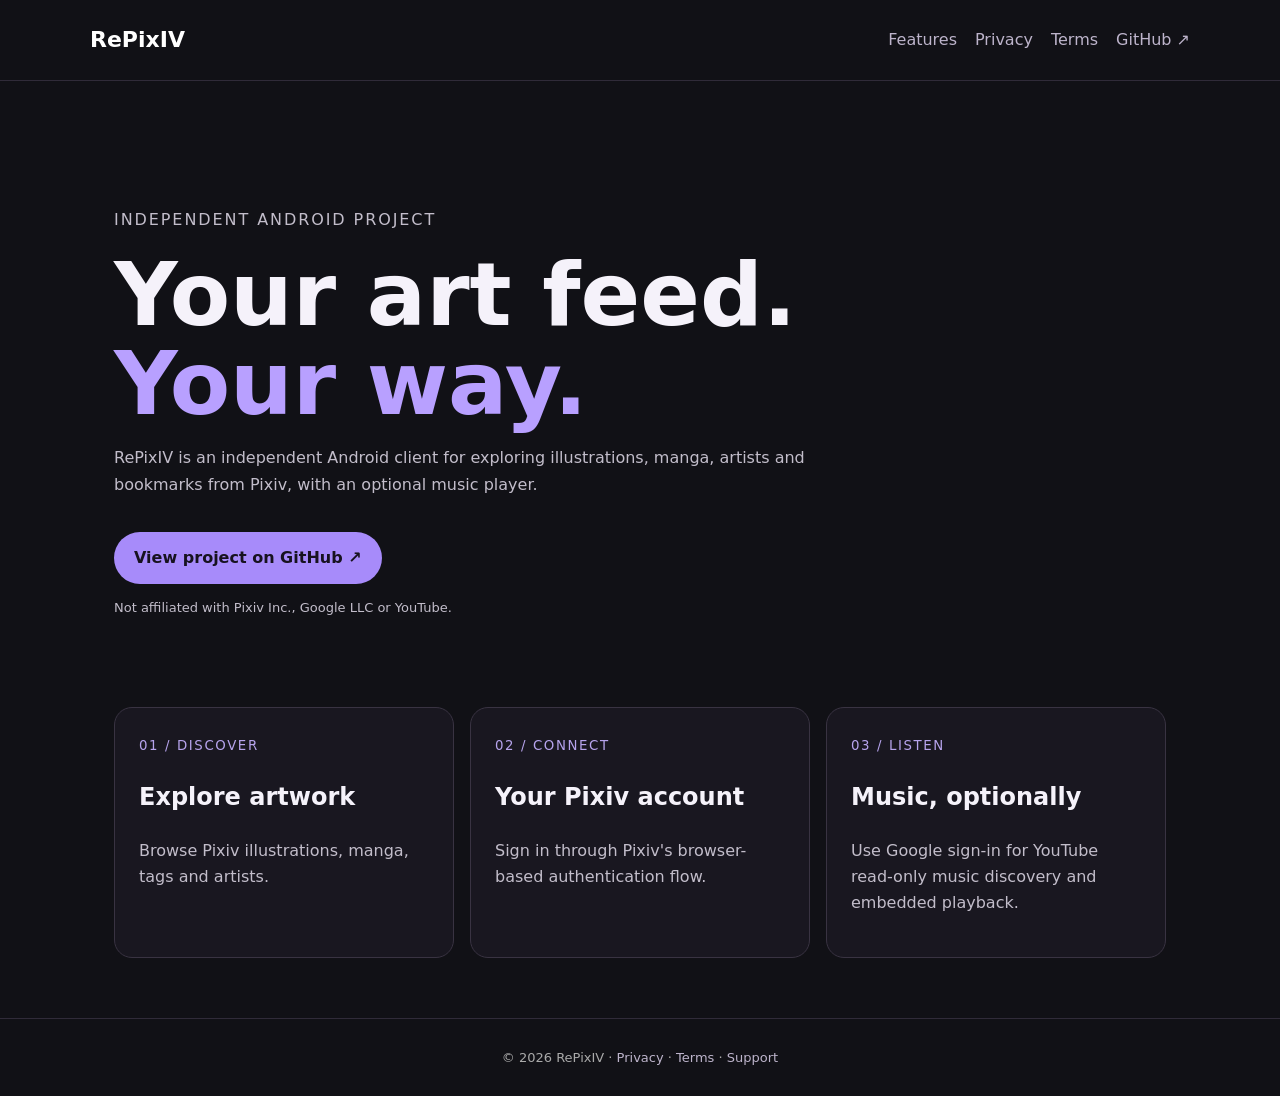
<file: docs/index.html>
<!doctype html><html lang="en"><head><meta charset="utf-8"><meta name="viewport" content="width=device-width,initial-scale=1"><title>RePixIV</title><link rel="stylesheet" href="style.css"></head><body><header><a class="brand" href="./">RePixIV</a><nav><a href="#features">Features</a><a href="privacy.html">Privacy</a><a href="terms.html">Terms</a><a href="https://github.com/93ir88/RePixIV">GitHub ↗</a></nav></header><main><section class="hero"><p class="eyebrow">INDEPENDENT ANDROID PROJECT</p><h1>Your art feed.<br><em>Your way.</em></h1><p>RePixIV is an independent Android client for exploring illustrations, manga, artists and bookmarks from Pixiv, with an optional music player.</p><a class="button" href="https://github.com/93ir88/RePixIV">View project on GitHub ↗</a><p class="note">Not affiliated with Pixiv Inc., Google LLC or YouTube.</p></section><section id="features" class="cards"><article><small>01 / DISCOVER</small><h2>Explore artwork</h2><p>Browse Pixiv illustrations, manga, tags and artists.</p></article><article><small>02 / CONNECT</small><h2>Your Pixiv account</h2><p>Sign in through Pixiv's browser-based authentication flow.</p></article><article><small>03 / LISTEN</small><h2>Music, optionally</h2><p>Use Google sign-in for YouTube read-only music discovery and embedded playback.</p></article></section></main><footer>© 2026 RePixIV · <a href="privacy.html">Privacy</a> · <a href="terms.html">Terms</a> · <a href="https://github.com/93ir88/RePixIV/issues">Support</a></footer></body></html>
</file>
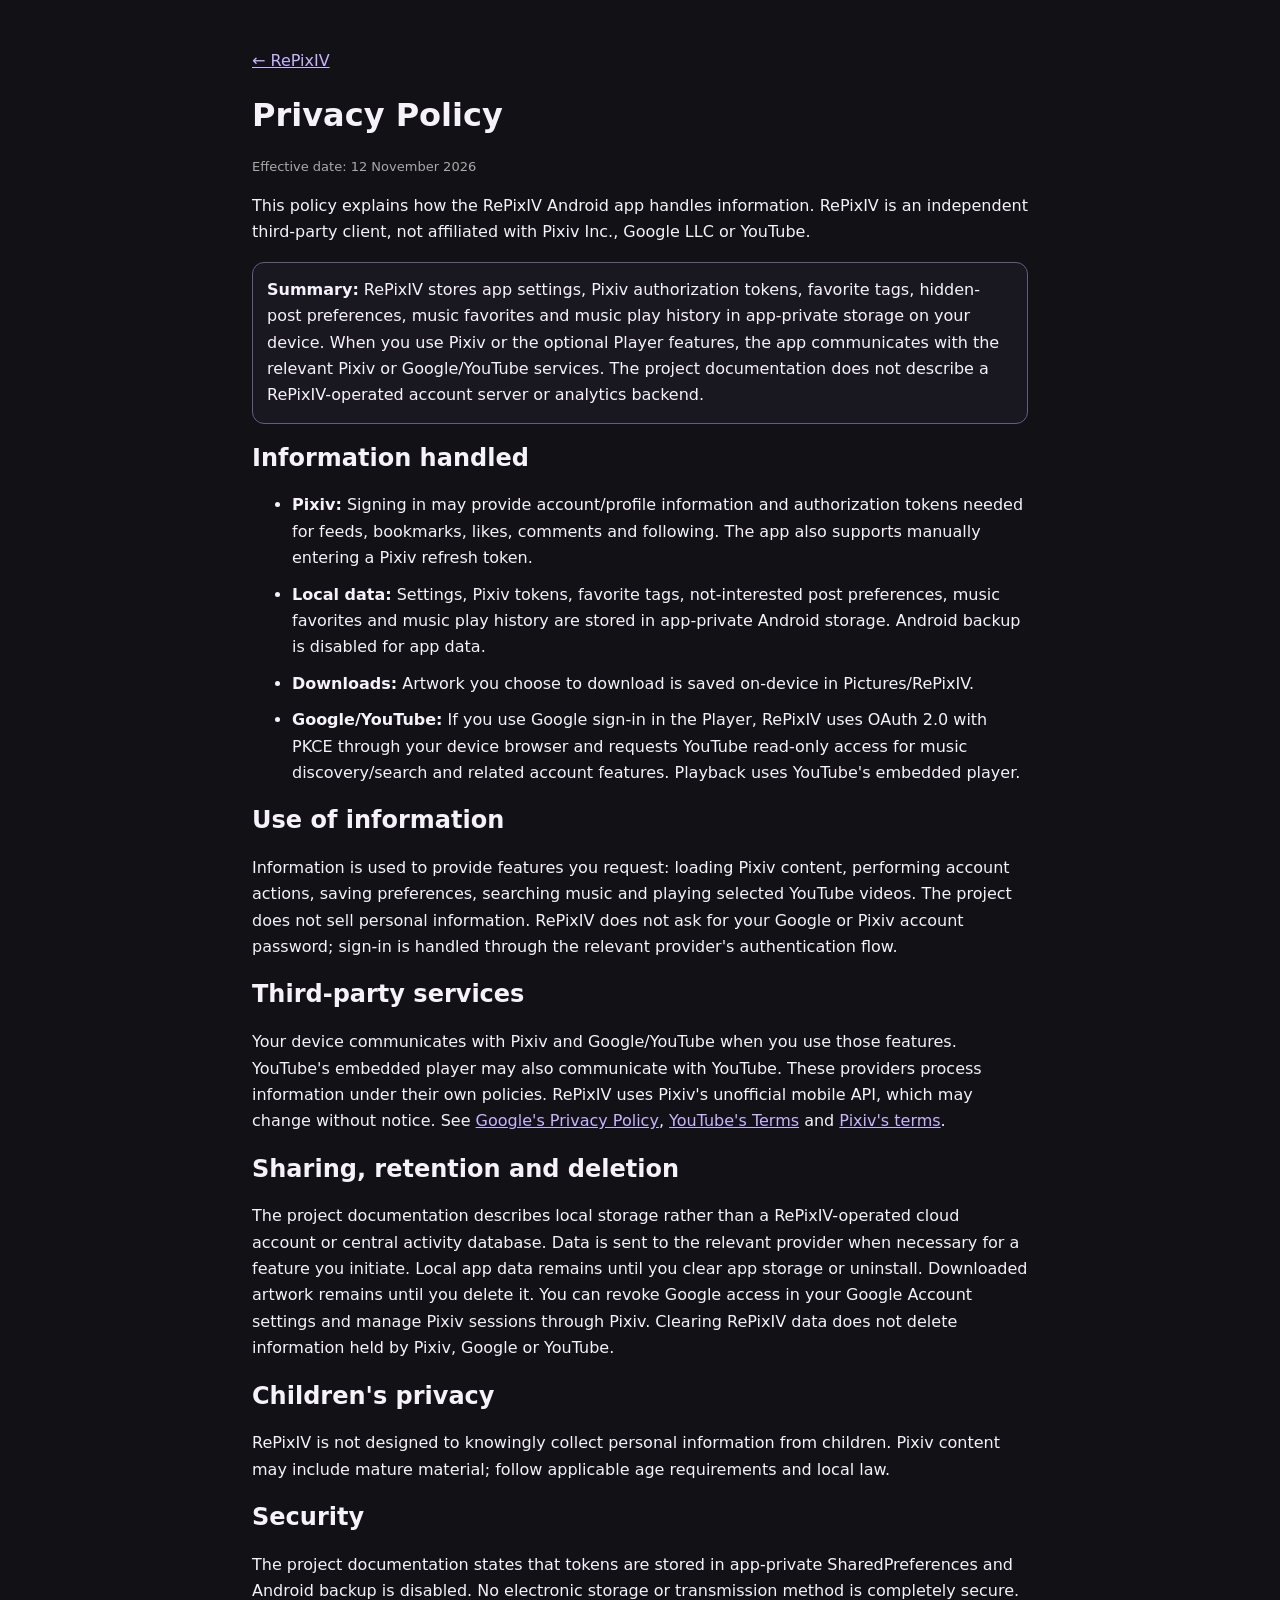
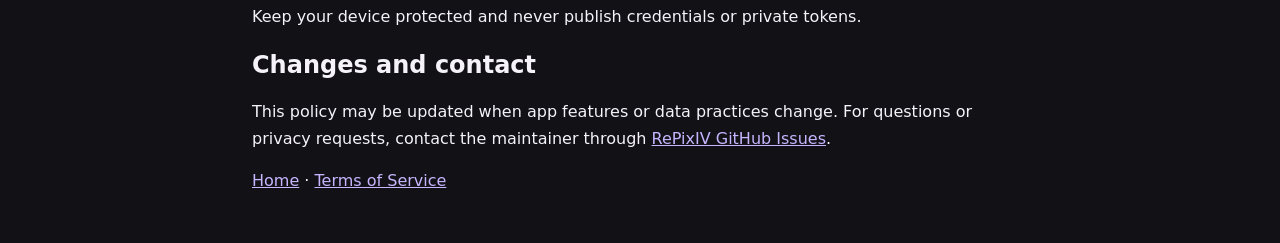
<file: docs/privacy.html>
<!doctype html><html lang="en"><head><meta charset="utf-8"><meta name="viewport" content="width=device-width,initial-scale=1"><title>Privacy Policy — RePixIV</title><link rel="stylesheet" href="style.css"></head><body class="legal"><p><a href="./">← RePixIV</a></p><h1>Privacy Policy</h1><p class="muted">Effective date: 12 November 2026</p>
<p>This policy explains how the RePixIV Android app handles information. RePixIV is an independent third-party client, not affiliated with Pixiv Inc., Google LLC or YouTube.</p>
<div class="notice"><strong>Summary:</strong> RePixIV stores app settings, Pixiv authorization tokens, favorite tags, hidden-post preferences, music favorites and music play history in app-private storage on your device. When you use Pixiv or the optional Player features, the app communicates with the relevant Pixiv or Google/YouTube services. The project documentation does not describe a RePixIV-operated account server or analytics backend.</div>
<h2>Information handled</h2><ul><li><strong>Pixiv:</strong> Signing in may provide account/profile information and authorization tokens needed for feeds, bookmarks, likes, comments and following. The app also supports manually entering a Pixiv refresh token.</li><li><strong>Local data:</strong> Settings, Pixiv tokens, favorite tags, not-interested post preferences, music favorites and music play history are stored in app-private Android storage. Android backup is disabled for app data.</li><li><strong>Downloads:</strong> Artwork you choose to download is saved on-device in Pictures/RePixIV.</li><li><strong>Google/YouTube:</strong> If you use Google sign-in in the Player, RePixIV uses OAuth 2.0 with PKCE through your device browser and requests YouTube read-only access for music discovery/search and related account features. Playback uses YouTube's embedded player.</li></ul>
<h2>Use of information</h2><p>Information is used to provide features you request: loading Pixiv content, performing account actions, saving preferences, searching music and playing selected YouTube videos. The project does not sell personal information. RePixIV does not ask for your Google or Pixiv account password; sign-in is handled through the relevant provider's authentication flow.</p>
<h2>Third-party services</h2><p>Your device communicates with Pixiv and Google/YouTube when you use those features. YouTube's embedded player may also communicate with YouTube. These providers process information under their own policies. RePixIV uses Pixiv's unofficial mobile API, which may change without notice. See <a href="https://policies.google.com/privacy">Google's Privacy Policy</a>, <a href="https://www.youtube.com/t/terms">YouTube's Terms</a> and <a href="https://www.pixiv.net/terms/">Pixiv's terms</a>.</p>
<h2>Sharing, retention and deletion</h2><p>The project documentation describes local storage rather than a RePixIV-operated cloud account or central activity database. Data is sent to the relevant provider when necessary for a feature you initiate. Local app data remains until you clear app storage or uninstall. Downloaded artwork remains until you delete it. You can revoke Google access in your Google Account settings and manage Pixiv sessions through Pixiv. Clearing RePixIV data does not delete information held by Pixiv, Google or YouTube.</p>
<h2>Children's privacy</h2><p>RePixIV is not designed to knowingly collect personal information from children. Pixiv content may include mature material; follow applicable age requirements and local law.</p>
<h2>Security</h2><p>The project documentation states that tokens are stored in app-private SharedPreferences and Android backup is disabled. No electronic storage or transmission method is completely secure. Keep your device protected and never publish credentials or private tokens.</p>
<h2>Changes and contact</h2><p>This policy may be updated when app features or data practices change. For questions or privacy requests, contact the maintainer through <a href="https://github.com/93ir88/RePixIV/issues">RePixIV GitHub Issues</a>.</p><p><a href="./">Home</a> · <a href="terms.html">Terms of Service</a></p></body></html>
</file>
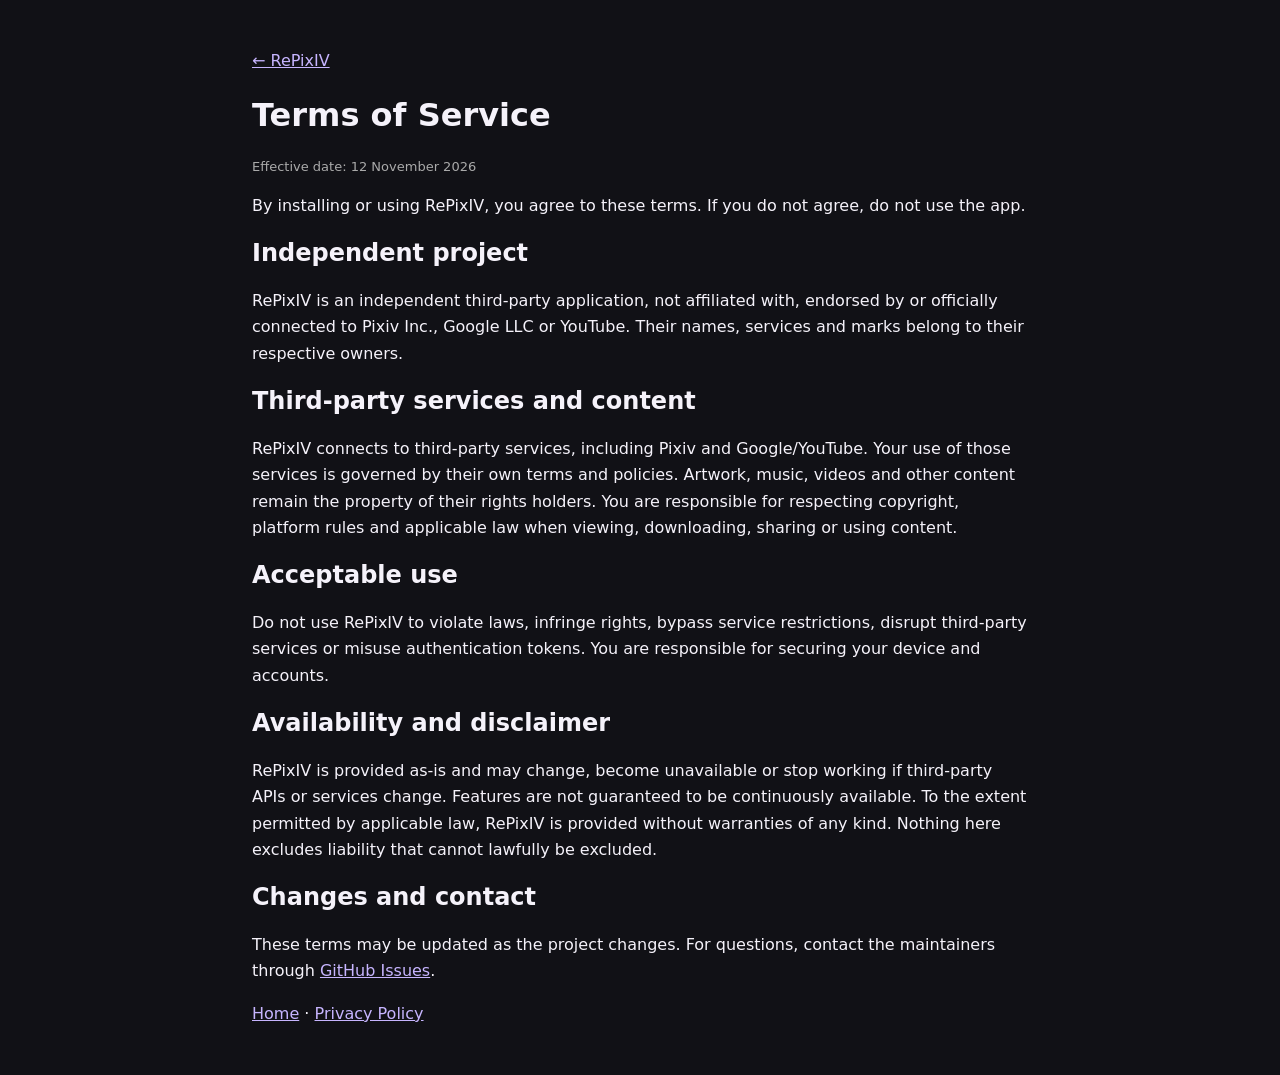
<file: docs/terms.html>
<!doctype html><html lang="en"><head><meta charset="utf-8"><meta name="viewport" content="width=device-width,initial-scale=1"><title>Terms of Service — RePixIV</title><link rel="stylesheet" href="style.css"></head><body class="legal"><p><a href="./">← RePixIV</a></p><h1>Terms of Service</h1><p class="muted">Effective date: 12 November 2026</p>
<p>By installing or using RePixIV, you agree to these terms. If you do not agree, do not use the app.</p>
<h2>Independent project</h2><p>RePixIV is an independent third-party application, not affiliated with, endorsed by or officially connected to Pixiv Inc., Google LLC or YouTube. Their names, services and marks belong to their respective owners.</p>
<h2>Third-party services and content</h2><p>RePixIV connects to third-party services, including Pixiv and Google/YouTube. Your use of those services is governed by their own terms and policies. Artwork, music, videos and other content remain the property of their rights holders. You are responsible for respecting copyright, platform rules and applicable law when viewing, downloading, sharing or using content.</p>
<h2>Acceptable use</h2><p>Do not use RePixIV to violate laws, infringe rights, bypass service restrictions, disrupt third-party services or misuse authentication tokens. You are responsible for securing your device and accounts.</p>
<h2>Availability and disclaimer</h2><p>RePixIV is provided as-is and may change, become unavailable or stop working if third-party APIs or services change. Features are not guaranteed to be continuously available. To the extent permitted by applicable law, RePixIV is provided without warranties of any kind. Nothing here excludes liability that cannot lawfully be excluded.</p>
<h2>Changes and contact</h2><p>These terms may be updated as the project changes. For questions, contact the maintainers through <a href="https://github.com/93ir88/RePixIV/issues">GitHub Issues</a>.</p><p><a href="./">Home</a> · <a href="privacy.html">Privacy Policy</a></p></body></html>
</file>
<file: docs/style.css>
*{box-sizing:border-box}body{margin:0;background:#111116;color:#f5f2fa;font:16px/1.65 system-ui,sans-serif}a{color:#c7b5ff}header{display:flex;justify-content:space-between;align-items:center;gap:18px;padding:22px max(22px,calc((100% - 1100px)/2));border-bottom:1px solid #302b39}.brand{font-weight:800;font-size:22px;text-decoration:none;color:#fff}nav{display:flex;gap:18px;flex-wrap:wrap}nav a,footer a{color:#bdb4cb;text-decoration:none}main{max-width:1100px;margin:auto;padding:60px 24px}.hero{padding:50px 0 75px;max-width:700px}.eyebrow,small{color:#b7a4ed;letter-spacing:.12em}.hero h1{font-size:clamp(48px,9vw,88px);line-height:1.02;margin:16px 0}.hero h1 em{color:#b8a0ff;font-style:normal}.hero p,.cards p{color:#c2bdca}.button{display:inline-block;margin-top:18px;padding:13px 20px;background:#a78bfa;color:#17121f;border-radius:999px;text-decoration:none;font-weight:700}.note,.muted{font-size:13px;color:#aaa}.cards{display:grid;grid-template-columns:repeat(auto-fit,minmax(220px,1fr));gap:16px}.cards article{padding:24px;border:1px solid #393342;border-radius:18px;background:#191720}footer{padding:28px 24px;text-align:center;border-top:1px solid #302b39;color:#aaa;font-size:13px}.legal{max-width:820px;margin:auto;padding:32px 22px}.legal h1,.legal h2{line-height:1.2}.legal li{margin:10px 0}.notice{padding:14px;border:1px solid #665b82;border-radius:12px;background:#191720}@media(max-width:600px){header{align-items:flex-start;flex-direction:column}main{padding-top:30px}.hero{padding:36px 0 50px}}
</file>
